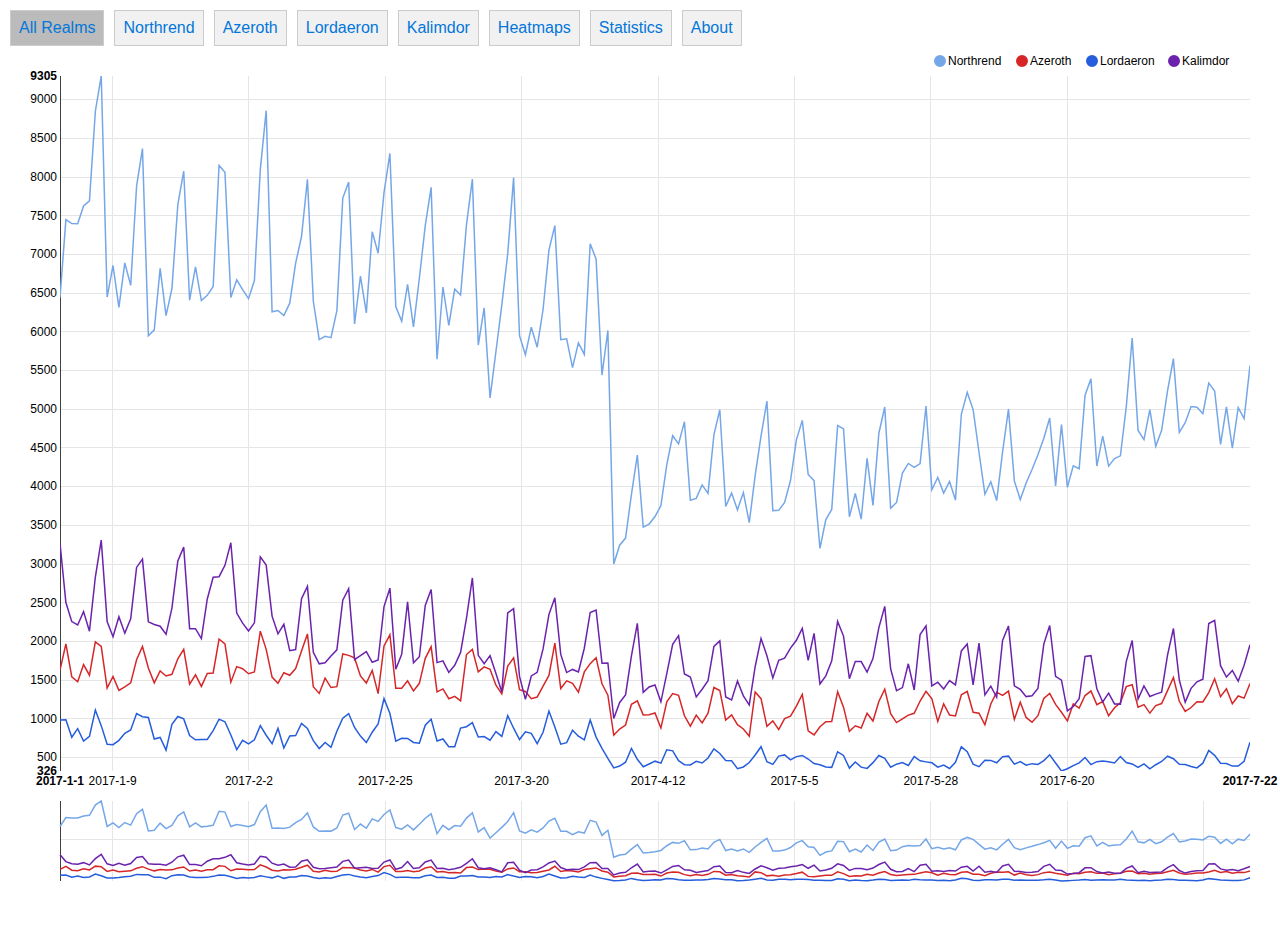
<file: index.html>
<!DOCTYPE html>
<html>
<head>
  <meta http-equiv="content-type" content="text/html; charset=UTF-8">
  <meta name="description" content="Monitoring the health of the Warcraft III Battle.net community via data visualization and statistics"> 
  <meta name="keywords" content="warcraft 3 iii war3 wc3 arranged team random team 2v2 3v3 4v4 ffa northrend azeroth lordaeron kalimdor useast uswest europe asia highperch">
  <meta property="og:image" content="https://arranged.team/img/secretthumb.png" />
  <link rel = "stylesheet" href = "/css/nv.d3.css">
  <link rel = "stylesheet" href = "/css/wig-heat.css">
  <script src = "./js/d3.v3.js"></script>
  <script src = "./js/nv.d3.js"></script>
  <title>arranged.team - where's my wig</title>
  <script>
    (function(i,s,o,g,r,a,m){i['GoogleAnalyticsObject']=r;i[r]=i[r]||function(){
    (i[r].q=i[r].q||[]).push(arguments)},i[r].l=1*new Date();a=s.createElement(o),
    m=s.getElementsByTagName(o)[0];a.async=1;a.src=g;m.parentNode.insertBefore(a,m)
    })(window,document,'script','https://www.google-analytics.com/analytics.js','ga');

    ga('create', 'UA-4087825-11', 'auto');
    ga('send', 'pageview');
  </script>
</head>
<body>
<div id="container">
  <div id="tabs">
    <div class="tab" id="tab-allrealms">
      <a href="/#allrealms">All Realms</a>
    </div>
    <div class="tab" id="tab-northrend">
      <a href="/#northrend">Northrend</a>
    </div>
    <div class="tab" id="tab-azeroth">
      <a href="/#azeroth">Azeroth</a>
    </div>
    <div class="tab" id="tab-lordaeron">
      <a href="/#lordaeron">Lordaeron</a>
    </div>
    <div class="tab" id="tab-kalimdor">
      <a href="/#kalimdor">Kalimdor</a>
    </div>
    <div class="tab" id="tab-">
      <a href="/heatmaps/">Heatmaps</a>
    </div>
    <div class="tab" id="tab-">
      <a href="/stats/">Statistics</a>
    </div>
    <div class="tab" id="tab-">
      <a href="/about/">About</a>
    </div>
  </div>
  <div id="charts">
    <div id="chart">
      <svg></svg>
    </div>
  </div>
</div>
<script src = "./js/wig-heat.js"></script>
</body>
</html>
</file>
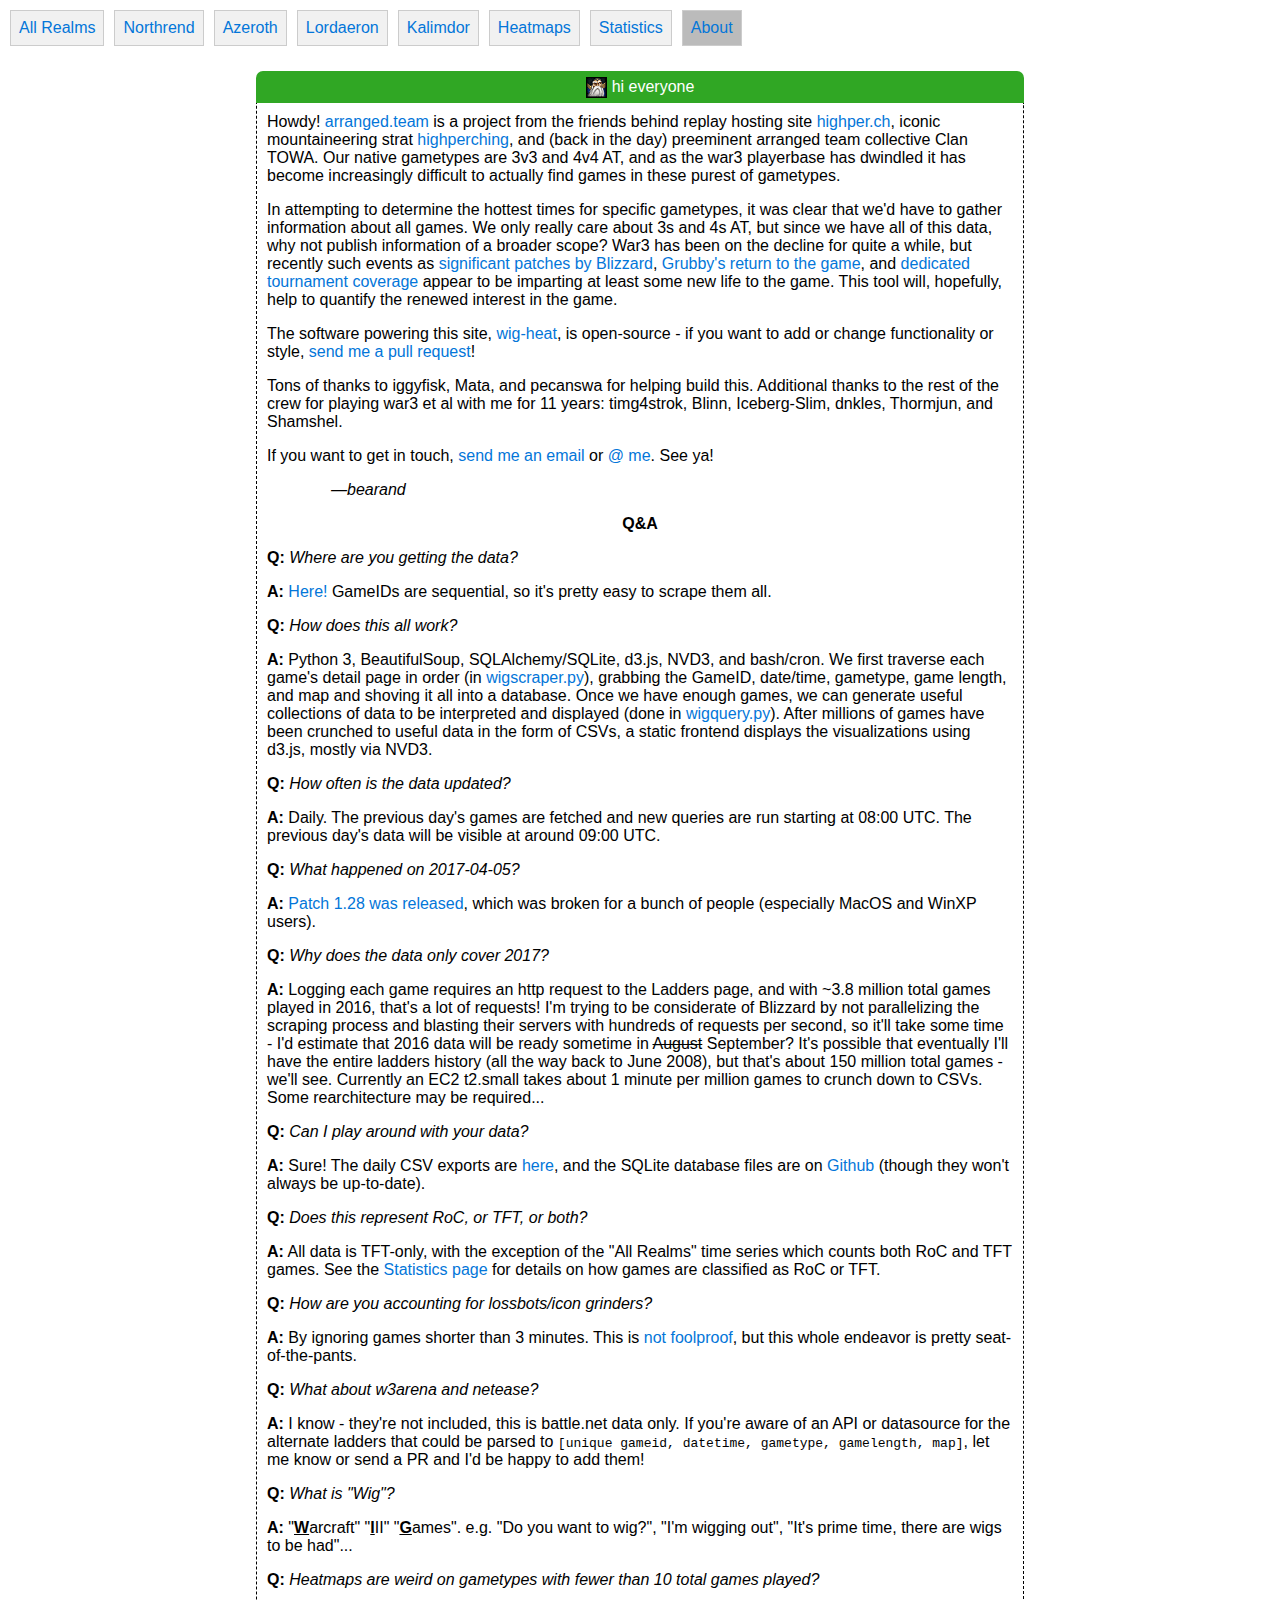
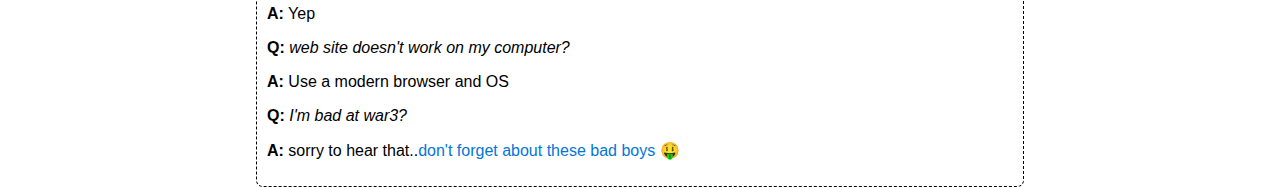
<file: about/index.html>
<!DOCTYPE html>
<html>
<head>
  <meta http-equiv="content-type" content="text/html; charset=UTF8">
  <meta name="description" content="Monitoring the health of the Warcraft III Battle.net community via data visualization and statistics"> 
  <meta name="keywords" content="warcraft 3 iii war3 wc3 arranged team random team 2v2 3v3 4v4 ffa northrend azeroth lordaeron kalimdor useast uswest europe asia highperch">
  <meta property="og:image" content="https://arranged.team/img/secretthumb.png" />
  <link rel = "stylesheet" href = "/css/stats.css">
  <link rel = "stylesheet" href = "/css/wig-heat.css">
  <script src=/js/jquery-3.2.1.min.js></script>
  <script src=/js/stats.js></script>
  <title>arranged.team - how the wigs are made</title>
  <script>
    (function(i,s,o,g,r,a,m){i['GoogleAnalyticsObject']=r;i[r]=i[r]||function(){
    (i[r].q=i[r].q||[]).push(arguments)},i[r].l=1*new Date();a=s.createElement(o),
    m=s.getElementsByTagName(o)[0];a.async=1;a.src=g;m.parentNode.insertBefore(a,m)
    })(window,document,'script','https://www.google-analytics.com/analytics.js','ga');

    ga('create', 'UA-4087825-11', 'auto');
    ga('send', 'pageview');
  </script>
</head>

<body>
  <div id="tabs">
    <div class="tab" id="tab-allrealms">
      <a href="/#allrealms">All Realms</a>
    </div>
    <div class="tab" id="tab-northrend">
      <a href="/#northrend">Northrend</a>
    </div>
    <div class="tab" id="tab-azeroth">
      <a href="/#azeroth">Azeroth</a>
    </div>
    <div class="tab" id="tab-lordaeron">
      <a href="/#lordaeron">Lordaeron</a>
    </div>
    <div class="tab" id="tab-kalimdor">
      <a href="/#kalimdor">Kalimdor</a>
    </div>
    <div class="tab" id="tab-">
      <a href="/heatmaps/">Heatmaps</a>
    </div>
    <div class="tab" id="tab-">
      <a href="/stats/">Statistics</a>
    </div>
    <div class="tab active" id="tab-">
      <a href="/about/">About</a>
    </div>
  </div>

<div class="aboutbox">
  <div class="aboutboxheader">
    <div class="aboutboxtitle">   
      <img src="/img/archmage.gif"> 
      <span>hi everyone</span>
    </div>
    <div class="aboutboxbody">
      <div class="aboutline">
        Howdy! <a href="/">arranged.team</a> is a project from the friends behind replay hosting site <a href="https://highper.ch">highper.ch</a>, iconic mountaineering strat <a href="https://highper.ch/aoh/index.php">highperching</a>, and (back in the day) preeminent arranged team collective Clan TOWA. Our native gametypes are 3v3 and 4v4 AT, and as the war3 playerbase has dwindled it has become increasingly difficult to actually find games in these purest of gametypes.
      </div>
      <div class="aboutline">
        In attempting to determine the hottest times for specific gametypes, it was clear that we'd have to gather information about all games. We only really care about 3s and 4s AT, but since we have all of this data, why not publish information of a broader scope? War3 has been on the decline for quite a while, but recently such events as <a href="http://web.archive.org/web/20170622070527/https://us.battle.net/forums/en/bnet/topic/20756885804">significant patches by Blizzard</a>, <a href="https://www.twitch.tv/followgrubby">Grubby's return to the game</a>, and <a href="https://www.twitch.tv/back2warcraft">dedicated tournament coverage</a> appear to be imparting at least some new life to the game. This tool will, hopefully, help to quantify the renewed interest in the game.
      </div>
      <div class="aboutline">
        The software powering this site, <a href="https://github.com/tylerkerr/wig-heat">wig-heat</a>, is open-source - if you want to add or change functionality or style, <a href="https://github.com/tylerkerr/wig-heat/pull/new/master">send me a pull request</a>!
      </div>
      <div class="aboutline">
        Tons of thanks to iggyfisk, Mata, and pecanswa for helping build this. Additional thanks to the rest of the crew for playing war3 et al with me for 11 years: timg4strok, Blinn, Iceberg-Slim, dnkles, Thormjun, and Shamshel.
      </div>
      <div class="aboutline">
        If you want to get in touch, <a href="mailto:kerr.tyler@gmail.com">send me an email</a> or <a href="https://twitter.com/bearand">@ me</a>. See ya!
      </div>
      <div class="aboutline" style="padding-left: 64px;">
        <i>—bearand</i>
      </div>
      <div class="aboutline" style="text-align: center;">
        <b>Q&A</b>
      </div>
      <div class="aboutline">
        <b>Q:</b> <i>Where are you getting the data?</i>
      </div>
      <div class="aboutline">
        <b>A:</b> <a href="http://classic.battle.net/war3/ladder/w3xp-ladders.aspx?Gateway=Northrend">Here!</a> GameIDs are sequential, so it's pretty easy to scrape them all.
      </div>
      <div class="aboutline">
        <b>Q:</b> <i>How does this all work?</i>
      </div>
      <div class="aboutline">
        <b>A:</b> Python 3, BeautifulSoup, SQLAlchemy/SQLite, d3.js, NVD3, and bash/cron. We first traverse each game's detail page in order (in <a href="https://github.com/tylerkerr/wig-heat/blob/master/wigscraper.py">wigscraper.py</a>), grabbing the GameID, date/time, gametype, game length, and map and shoving it all into a database. Once we have enough games, we can generate useful collections of data to be interpreted and displayed (done in <a href="https://github.com/tylerkerr/wig-heat/blob/master/wigquery.py">wigquery.py</a>). After millions of games have been crunched to useful data in the form of CSVs, a static frontend displays the visualizations using d3.js, mostly via NVD3.
      </div>
      <div class="aboutline">
        <b>Q:</b> <i>How often is the data updated?</i>
      </div>
      <div class="aboutline">
        <b>A:</b> Daily. The previous day's games are fetched and new queries are run starting at 08:00 UTC. The previous day's data will be visible at around 09:00 UTC.
      </div>
      <div class="aboutline">
        <b>Q:</b> <i>What happened on 2017-04-05?</i>
      </div>
      <div class="aboutline">
        <b>A:</b> <a href="http://web.archive.org/web/20170422105653/https://us.battle.net/forums/en/bnet/topic/20753797075">Patch 1.28 was released</a>, which was broken for a bunch of people (especially MacOS and WinXP users).
      </div>
      <div class="aboutline">
        <b>Q:</b> <i>Why does the data only cover 2017?</i>
      </div>
      <div class="aboutline">
        <b>A:</b> Logging each game requires an http request to the Ladders page, and with ~3.8 million total games played in 2016, that's a lot of requests! I'm trying to be considerate of Blizzard by not parallelizing the scraping process and blasting their servers with hundreds of requests per second, so it'll take some time - I'd estimate that 2016 data will be ready sometime in <s>August</s> September? It's possible that eventually I'll have the entire ladders history (all the way back to June 2008), but that's about 150 million total games - we'll see. Currently an EC2 t2.small takes about 1 minute per million games to crunch down to CSVs. Some rearchitecture may be required...
      </div>
      <div class="aboutline">
        <b>Q:</b> <i>Can I play around with your data?</i>
      </div>
      <div class="aboutline">
        <b>A:</b> Sure! The daily CSV exports are <a href="/data/">here</a>, and the SQLite database files are on <a href="https://github.com/tylerkerr/wig-heat">Github</a> (though they won't always be up-to-date).
      </div>
      <div class="aboutline">
        <b>Q:</b> <i>Does this represent RoC, or TFT, or both?</i>
      </div>
      <div class="aboutline">
        <b>A:</b> All data is TFT-only, with the exception of the "All Realms" time series which counts both RoC and TFT games. See the <a href="/stats/">Statistics page</a> for details on how games are classified as RoC or TFT.
      </div>
      <div class="aboutline">
        <b>Q:</b> <i>How are you accounting for lossbots/icon grinders?</i>
      </div>
      <div class="aboutline">
        <b>A:</b> By ignoring games shorter than 3 minutes. This is <a href="/img/401fgl.png">not foolproof</a>, but this whole endeavor is pretty seat-of-the-pants.
      </div>
      <div class="aboutline">
        <b>Q:</b> <i>What about w3arena and netease?</i>
      </div>
      <div class="aboutline">
        <b>A:</b> I know - they're not included, this is battle.net data only. If you're aware of an API or datasource for the alternate ladders that could be parsed to <tt>[unique gameid, datetime, gametype, gamelength, map]</tt>, let me know or send a PR and I'd be happy to add them!
      </div>
      <div class="aboutline">
        <b>Q:</b> <i>What is "Wig"?</i>
      </div>
      <div class="aboutline">
        <b>A:</b> "<b><u>W</u></b>arcraft" "<b><u>I</u></b>II" "<b><u>G</u></b>ames". e.g. "Do you want to wig?", "I'm wigging out", "It's prime time, there are wigs to be had"...
      </div>
      <div class="aboutline">
        <b>Q:</b> <i>Heatmaps are weird on gametypes with fewer than 10 total games played?</i>
      </div>
      <div class="aboutline">
        <b>A:</b> Yep
      </div>
      <div class="aboutline">
        <b>Q:</b> <i>web site doesn't work on my computer?</i>
      </div>
      <div class="aboutline">
        <b>A:</b> Use a modern browser and OS
      </div>
      <div class="aboutline">
        <b>Q:</b> <i>I'm bad at war3?</i>
      </div>
      <div class="aboutline">
        <b>A:</b> sorry to hear that..<a href="http://classic.battle.net/war3/basics/rookiemistakes.shtml">don't forget about these bad boys</a> 🤑
      </div>  
    </div>
  </div>
</div>
</body>
</html>
</file>
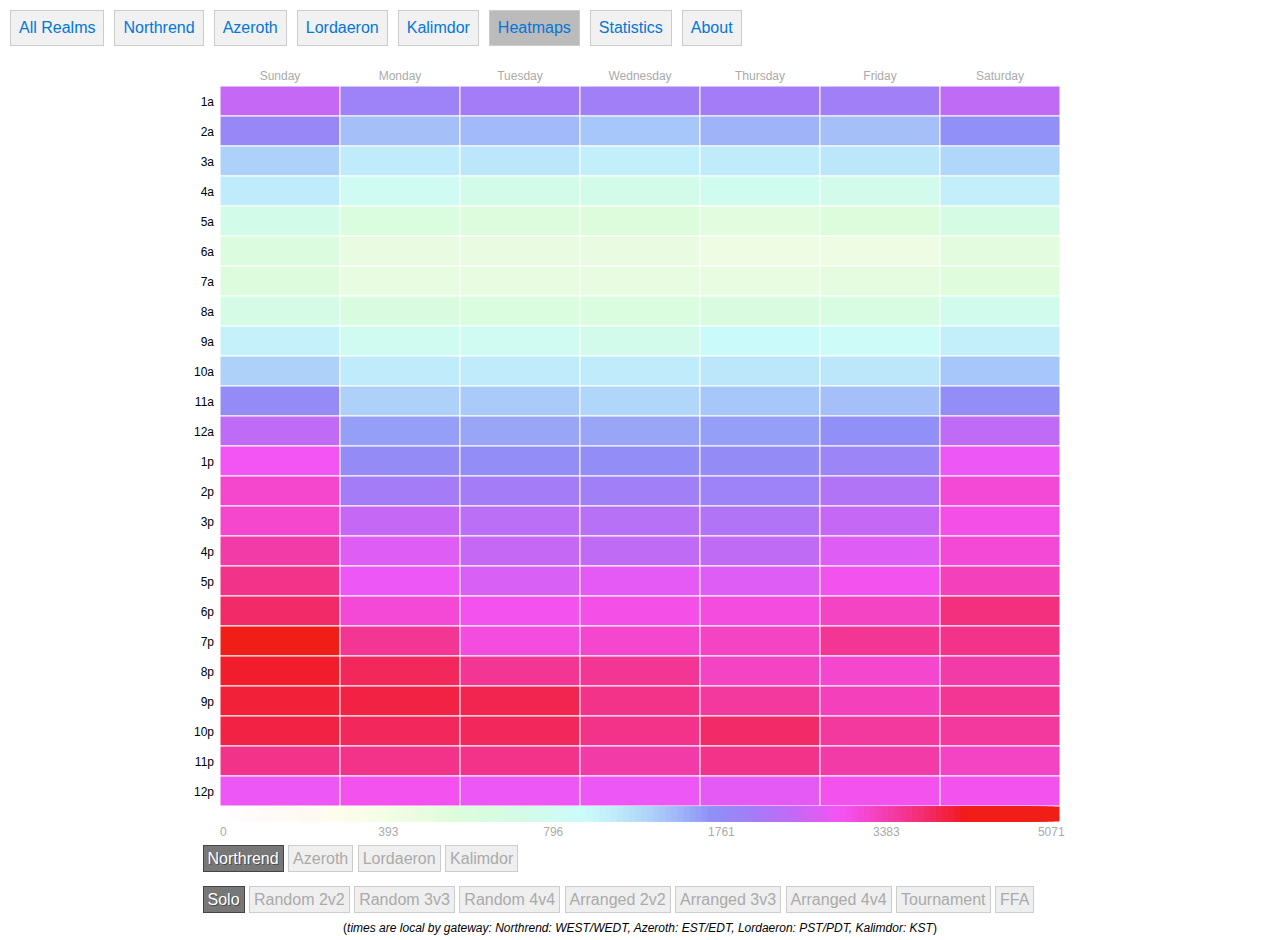
<file: heatmaps/index.html>
<!DOCTYPE html>
<html>
<head>
  <meta http-equiv="content-type" content="text/html; charset=UTF8">
  <meta name="description" content="Monitoring the health of the Warcraft III Battle.net community via data visualization and statistics"> 
  <meta name="keywords" content="warcraft 3 iii war3 wc3 arranged team random team 2v2 3v3 4v4 ffa northrend azeroth lordaeron kalimdor useast uswest europe asia highperch">
  <meta property="og:image" content="https://arranged.team/img/secretthumb.png" />
  <link rel="stylesheet" type="text/css" href="/css/heatmaps.css">
  <link rel = "stylesheet" href = "/css/wig-heat.css">
  <script src="/js/jquery-3.2.1.min.js"></script>
  <script src="/js/d3.min.js"></script>
  <script src="/js/heatmaps.js"></script>
  <title>arranged.team - the wigheat</title>
  <script>
    (function(i,s,o,g,r,a,m){i['GoogleAnalyticsObject']=r;i[r]=i[r]||function(){
    (i[r].q=i[r].q||[]).push(arguments)},i[r].l=1*new Date();a=s.createElement(o),
    m=s.getElementsByTagName(o)[0];a.async=1;a.src=g;m.parentNode.insertBefore(a,m)
    })(window,document,'script','https://www.google-analytics.com/analytics.js','ga');

    ga('create', 'UA-4087825-11', 'auto');
    ga('send', 'pageview');
  </script>
</head>

<body>
  <div id="tabs">
    <div class="tab" id="tab-allrealms">
      <a href="/#allrealms">All Realms</a>
    </div>
    <div class="tab" id="tab-northrend">
      <a href="/#northrend">Northrend</a>
    </div>
    <div class="tab" id="tab-azeroth">
      <a href="/#azeroth">Azeroth</a>
    </div>
    <div class="tab" id="tab-lordaeron">
      <a href="/#lordaeron">Lordaeron</a>
    </div>
    <div class="tab" id="tab-kalimdor">
      <a href="/#kalimdor">Kalimdor</a>
    </div>
    <div class="tab active" id="tab-">
      <a href="/heatmaps/">Heatmaps</a>
    </div>
    <div class="tab" id="tab-">
      <a href="/stats/">Statistics</a>
    </div>
    <div class="tab" id="tab-">
      <a href="/about/">About</a>
    </div>
  </div>
  <div class="heatmap">
    <div id="chart"></div>
  </div>
  <div class="heatmapbuttons">
      <div class="gatewaypicker">
        <input type="radio" name="gateway" id="Northrend" value="Northrend" checked>
        <label for="Northrend">Northrend</label>
        <input type="radio" name="gateway" id="Azeroth" value="Azeroth">
        <label for="Azeroth">Azeroth</label>
        <input type="radio" name="gateway" id="Lordaeron" value="Lordaeron">
        <label for="Lordaeron">Lordaeron</label>
        <input type="radio" name="gateway" id="Kalimdor" value="Kalimdor">
        <label for="Kalimdor">Kalimdor</label>
      </div>
      <div class="gametypepicker">
        <input type="radio" name="gametype" id="Solo" value="Solo" checked>
        <label for="Solo">Solo</label>
        <input type="radio" name="gametype" id="Random 2v2" value="Random 2v2">
        <label for="Random 2v2">Random 2v2</label>
        <input type="radio" name="gametype" id="Random 3v3" value="Random 3v3">
        <label for="Random 3v3">Random 3v3</label>
        <input type="radio" name="gametype" id="Random 4v4" value="Random 4v4">
        <label for="Random 4v4">Random 4v4</label>
        <input type="radio" name="gametype" id="Arranged 2v2" value="Arranged 2v2">
        <label for="Arranged 2v2">Arranged 2v2</label>
        <input type="radio" name="gametype" id="Arranged 3v3" value="Arranged 3v3">
        <label for="Arranged 3v3">Arranged 3v3</label>
        <input type="radio" name="gametype" id="Arranged 4v4" value="Arranged 4v4">
        <label for="Arranged 4v4">Arranged 4v4</label>
        <input type="radio" name="gametype" id="Tournament" value="Tournament">
        <label for="Tournament">Tournament</label>
        <input type="radio" name="gametype" id="FFA" value="FFA">
        <label for="FFA">FFA</label>
    </div>
  <div class="heatmaplegend">
    <div class="heatmaplegendline">
      (<i>times are local by gateway: Northrend: WEST/WEDT, Azeroth: EST/EDT, Lordaeron: PST/PDT, Kalimdor: KST</i>)
    </div>
  </div>
</body>
</html>
</file>
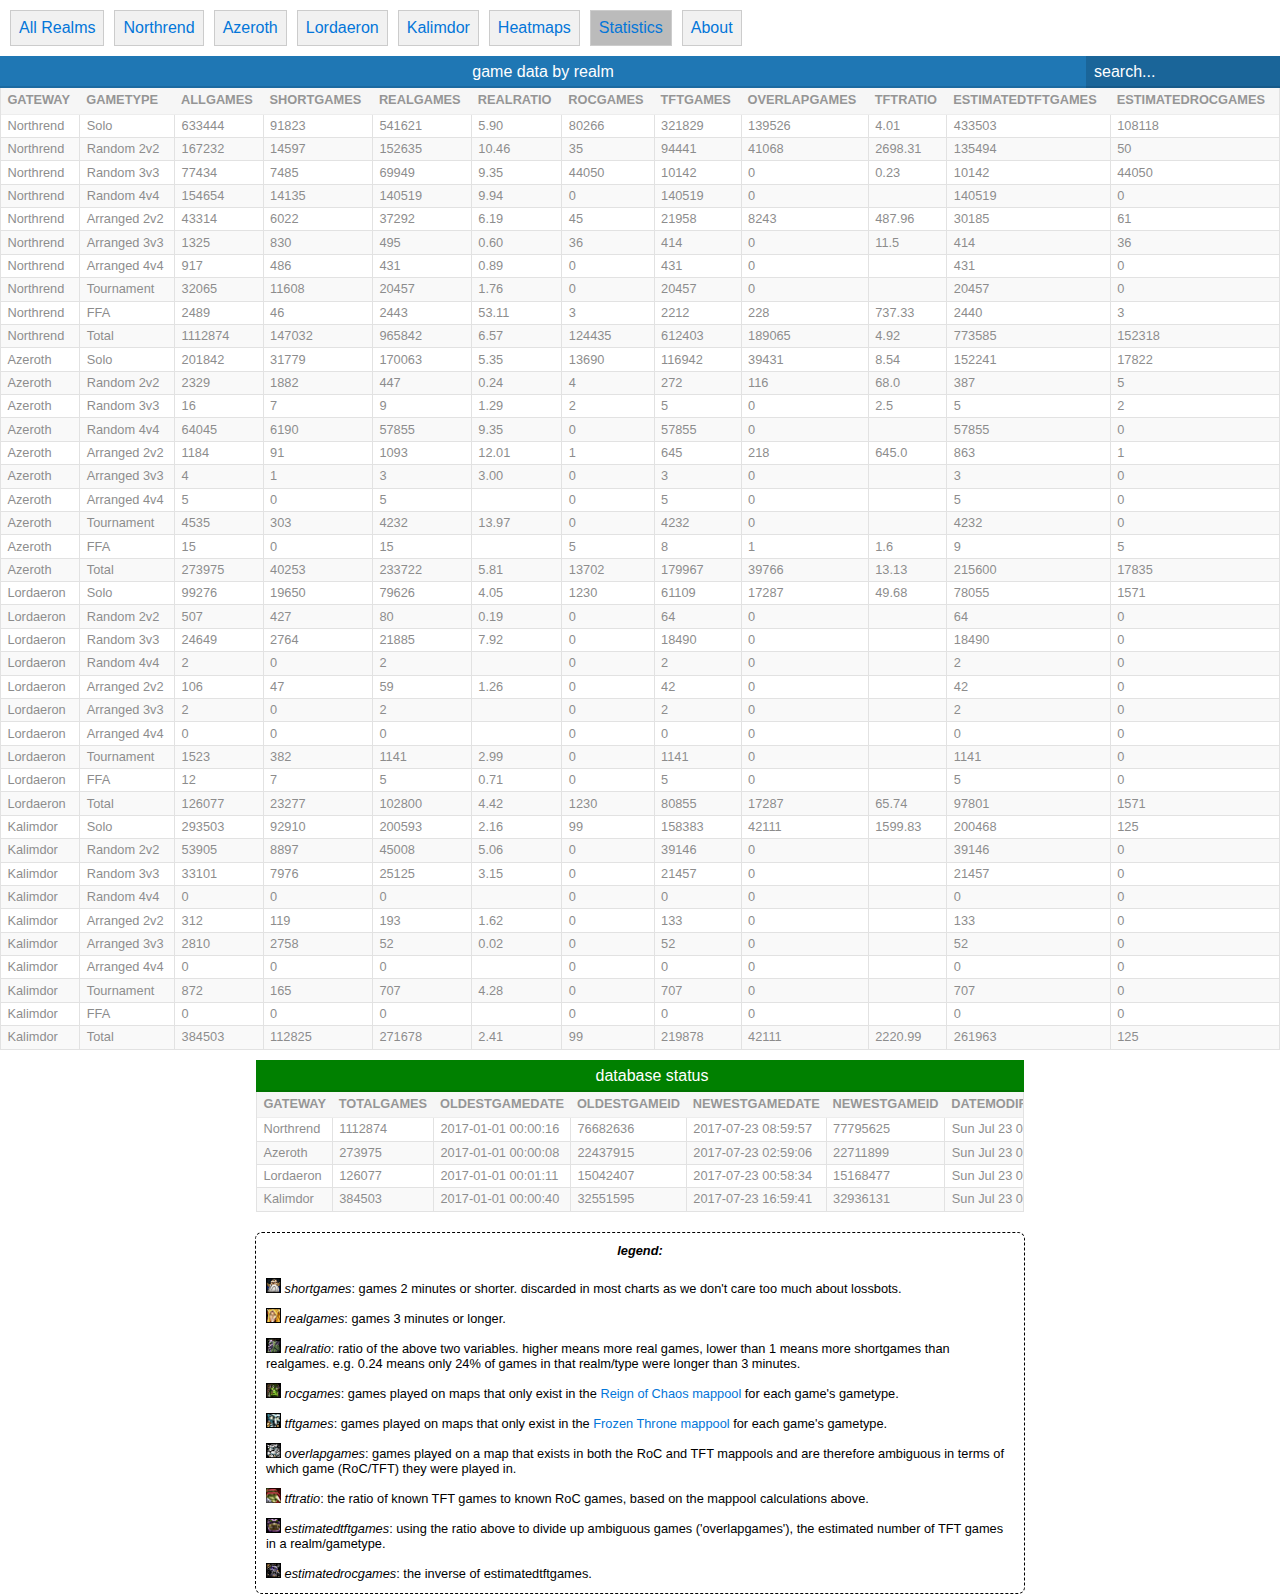
<file: stats/index.html>
<!DOCTYPE html>
<html>
<head>
  <meta http-equiv="content-type" content="text/html; charset=UTF8">
  <meta name="description" content="Monitoring the health of the Warcraft III Battle.net community via data visualization and statistics"> 
  <meta name="keywords" content="warcraft 3 iii war3 wc3 arranged team random team 2v2 3v3 4v4 ffa northrend azeroth lordaeron kalimdor useast uswest europe asia highperch">
  <meta property="og:image" content="https://arranged.team/img/secretthumb.png" />
  <link rel = "stylesheet" href = "/css/stats.css">
  <link rel = "stylesheet" href = "/css/timestamps.css">
  <link rel = "stylesheet" href = "/css/wig-heat.css">
  <script src=/js/jquery-3.2.1.min.js></script>
  <script src=/js/stats.js></script>
  <script src=/js/timestamps.js></script>
  <title>arranged.team - nothin but guts</title>
  <script>
    (function(i,s,o,g,r,a,m){i['GoogleAnalyticsObject']=r;i[r]=i[r]||function(){
    (i[r].q=i[r].q||[]).push(arguments)},i[r].l=1*new Date();a=s.createElement(o),
    m=s.getElementsByTagName(o)[0];a.async=1;a.src=g;m.parentNode.insertBefore(a,m)
    })(window,document,'script','https://www.google-analytics.com/analytics.js','ga');

    ga('create', 'UA-4087825-11', 'auto');
    ga('send', 'pageview');
  </script>
</head>

<body>
  <div id="tabs">
    <div class="tab" id="tab-allrealms">
      <a href="/#allrealms">All Realms</a>
    </div>
    <div class="tab" id="tab-northrend">
      <a href="/#northrend">Northrend</a>
    </div>
    <div class="tab" id="tab-azeroth">
      <a href="/#azeroth">Azeroth</a>
    </div>
    <div class="tab" id="tab-lordaeron">
      <a href="/#lordaeron">Lordaeron</a>
    </div>
    <div class="tab" id="tab-kalimdor">
      <a href="/#kalimdor">Kalimdor</a>
    </div>
    <div class="tab" id="tab-">
      <a href="/heatmaps/">Heatmaps</a>
    </div>
    <div class="tab active" id="tab-">
      <a href="/stats/">Statistics</a>
    </div>
    <div class="tab" id="tab-">
      <a href="/about/">About</a>
    </div>
  </div>
<div class="stats_holder statdiv">
  <div class="stats_heading">
    <div class="stats_title">game data by realm</div>
    <input class="stats_search" type="text" width="200" placeholder="search...">
  </div>
  <div class="stats">
    <div class="stats_import_wrap" style="display: block;">
    </div>
    <div class="stats_UI_scrollLeft stats_UI_button" style="display: none;"></div>
    <div class="stats_UI_scrollRight stats_UI_button" style="display: none;"></div>
  </div>
</div>
<div class="timestamps_holder stampdiv">
  <div class="timestamps_heading">
    <div class="timestamps_title">database status</div>
    <!-- <input class="timestamps_search" type="text" width="200" placeholder="search..."> -->
  </div>
  <div class="timestamps">
    <div class="timestamps_import_wrap" style="display: block;">
    </div>
    <div class="timestamps_UI_scrollLeft stats_UI_button" style="display: none;"></div>
    <div class="timestamps_UI_scrollRight stats_UI_button" style="display: none;"></div>
  </div>
</div>
<div class="statslegend">
  <div class="statslegendtitle">
    <b><i>legend:</i></b>
  </div>
  <div class="statslegendline">
    <img src="/img/archmage.gif" width=15 height=15 title="nerd"> <i>shortgames</i>: games 2 minutes or shorter. discarded in most charts as we don't care too much about lossbots.
  </div>
  <div class="statslegendline">
    <img src="/img/bloodmage.gif" width=15 height=15 title="nerd"> <i>realgames</i>: games 3 minutes or longer.
  </div>
  <div class="statslegendline">
    <img src="/img/keeperofthegrove.gif" width=15 height=15 title="nerd"> <i>realratio</i>: ratio of the above two variables. higher means more real games, lower than 1 means more shortgames than realgames. e.g. 0.24 means only 24% of games in that realm/type were longer than 3 minutes.
  </div>
  <div class="statslegendline">
    <img src="/img/farseer.gif" width=15 height=15 title="nerd"> <i>rocgames</i>: games played on maps that only exist in the <a href="https://github.com/tylerkerr/wig-heat/blob/defb8bfc2a9cde3cbc6ebb7a7a32e4e34e2b85dc/wigquery.py#L29-L40">Reign of Chaos mappool</a> for each game's gametype.
  </div>
  <div class="statslegendline">
    <img src="/img/shadowhunter.gif" width=15 height=15 title="nerd"> <i>tftgames</i>: games played on maps that only exist in the <a href="https://github.com/tylerkerr/wig-heat/blob/defb8bfc2a9cde3cbc6ebb7a7a32e4e34e2b85dc/wigquery.py#L42-L66">Frozen Throne mappool</a> for each game's gametype.
  </div>
  <div class="statslegendline">
    <img src="/img/priestessofthemoon.gif" width=15 height=15 title="nerd"> <i>overlapgames</i>: games played on a map that exists in both the RoC and TFT mappools and are therefore ambiguous in terms of which game (RoC/TFT) they were played in.
  </div>
  <div class="statslegendline">
    <img src="/img/goblintinker.gif" width=15 height=15 title="big nerd"> <i>tftratio</i>: the ratio of known TFT games to known RoC games, based on the mappool calculations above.
  </div>
  <div class="statslegendline">
    <img src="/img/pitlord.gif" width=15 height=15 title="fat nerd"> <i>estimatedtftgames</i>: using the ratio above to divide up ambiguous games ('overlapgames'), the estimated number of TFT games in a realm/gametype.
  </div>
  <div class="statslegendline">
    <img src="/img/lich.gif" width=15 height=15 title="nerd"> <i>estimatedrocgames</i>: the inverse of estimatedtftgames.
  </div>
</div>
</body>
</html>
</file>
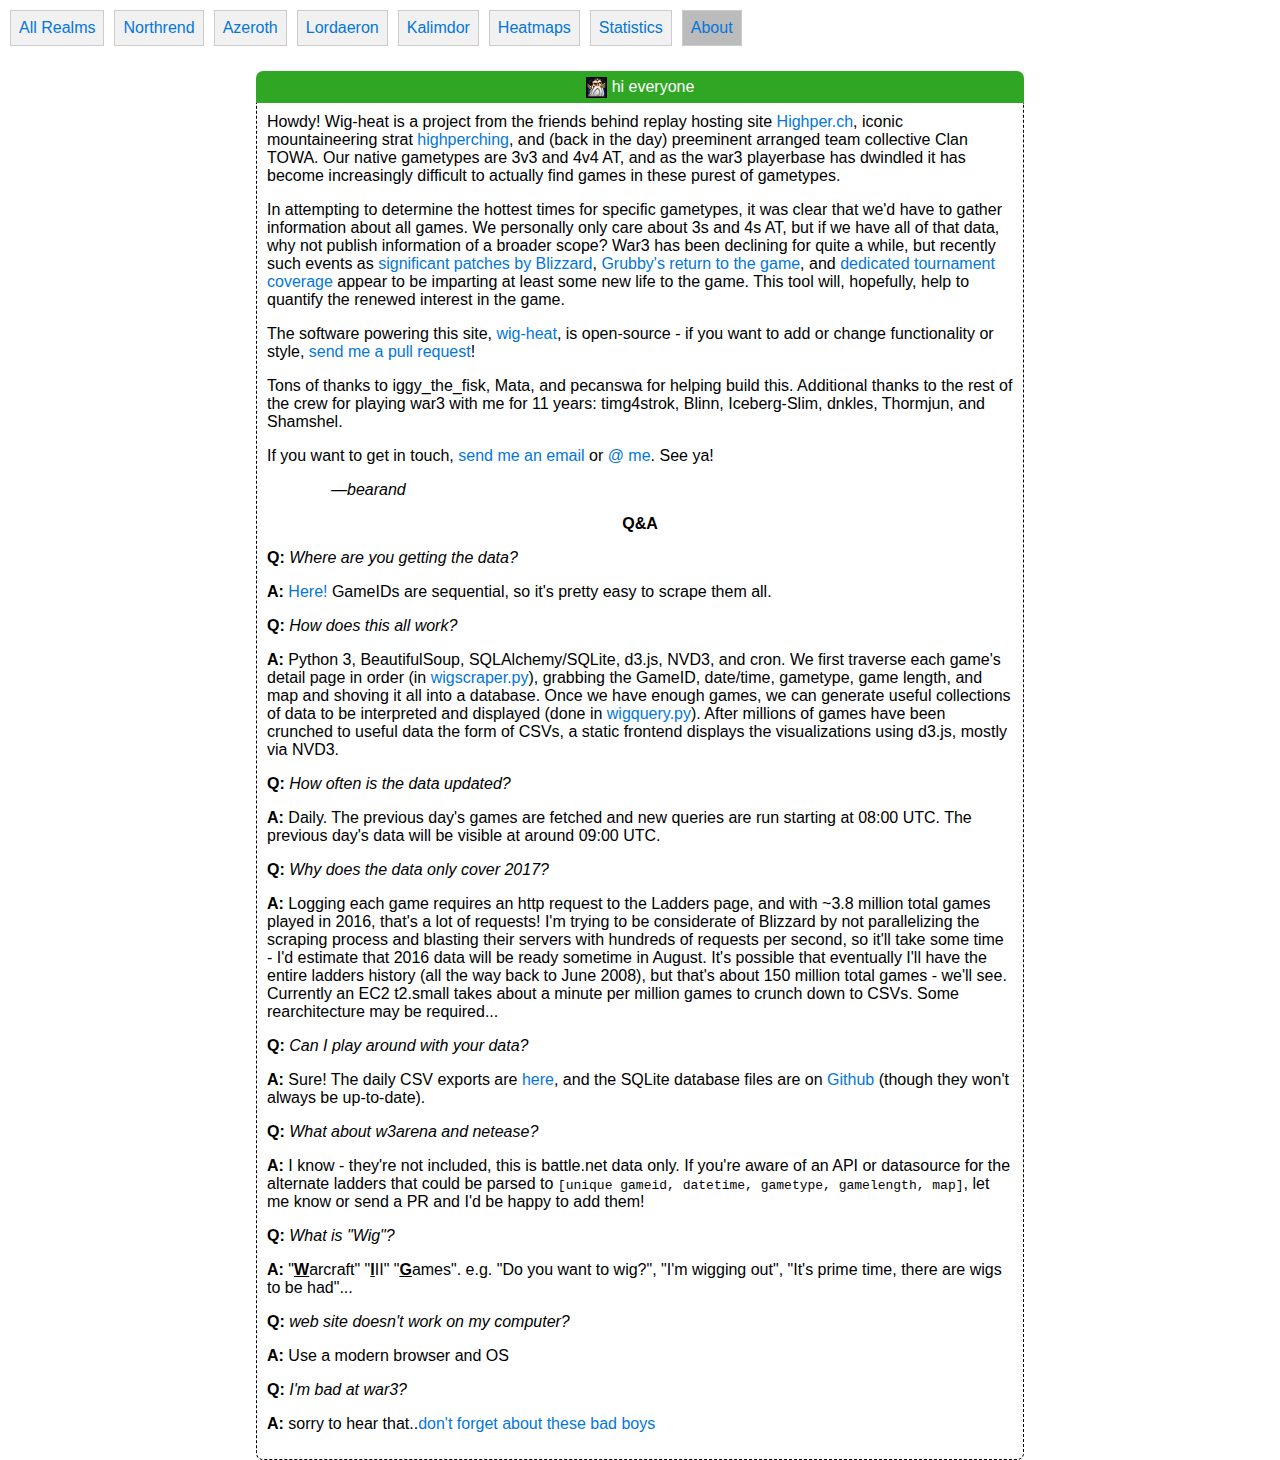
<file: about.html>
<html>
<head>
  <meta http-equiv="content-type" content="text/html; charset=UTF8">
  <link rel = "stylesheet" href = "./css/stats.css">
  <link rel = "stylesheet" href = "./css/wig-heat.css">
  <script src=./js/jquery-3.2.1.min.js></script>
  <script src=./js/stats.js></script>
  <title>wigheat - how the wigs are made</title>
</head>

<body>
  <div id="tabs">
    <div class="tab" id="tab-allrealms">
      <a href="/#allrealms">All Realms</a>
    </div>
    <div class="tab" id="tab-northrend">
      <a href="/#northrend">Northrend</a>
    </div>
    <div class="tab" id="tab-azeroth">
      <a href="/#azeroth">Azeroth</a>
    </div>
    <div class="tab" id="tab-lordaeron">
      <a href="/#lordaeron">Lordaeron</a>
    </div>
    <div class="tab" id="tab-kalimdor">
      <a href="/#kalimdor">Kalimdor</a>
    </div>
    <div class="tab" id="tab-">
      <a href="/heatmaps.html">Heatmaps</a>
    </div>
    <div class="tab" id="tab-">
      <a href="/stats.html">Statistics</a>
    </div>
    <div class="tab active" id="tab-">
      <a href="/about.html">About</a>
    </div>
  </div>
  
<!-- <div class="aboutbox">
  <div class="aboutheader">
    <img src="./img/archmage.gif"> hi everyone
  </div>
  <div class="abouttext">
    <div class="aboutline"></div>
  </div>
</div> -->
<div class="aboutbox">
  <div class="aboutboxheader">
    <div class="aboutboxtitle">
      <img src="./img/archmage.gif"> 
      <span>hi everyone</span>
    </div>
    <div class="aboutboxbody">
      <div class="aboutline">
        Howdy! Wig-heat is a project from the friends behind replay hosting site <a href="https://highper.ch">Highper.ch</a>, iconic mountaineering strat <a href="https://highper.ch/aoh/index.php">highperching</a>, and (back in the day) preeminent arranged team collective Clan TOWA. Our native gametypes are 3v3 and 4v4 AT, and as the war3 playerbase has dwindled it has become increasingly difficult to actually find games in these purest of gametypes.
      </div>
      <div class="aboutline">
        In attempting to determine the hottest times for specific gametypes, it was clear that we'd have to gather information about all games. We personally only care about 3s and 4s AT, but if we have all of that data, why not publish information of a broader scope? War3 has been declining for quite a while, but recently such events as <a href="http://web.archive.org/web/20170622070527/https://us.battle.net/forums/en/bnet/topic/20756885804">significant patches by Blizzard</a>, <a href="https://www.twitch.tv/followgrubby">Grubby's return to the game</a>, and <a href="https://www.twitch.tv/back2warcraft">dedicated tournament coverage</a> appear to be imparting at least some new life to the game. This tool will, hopefully, help to quantify the renewed interest in the game.
      </div>
      <div class="aboutline">
        The software powering this site, <a href="https://github.com/tylerkerr/wig-heat">wig-heat</a>, is open-source - if you want to add or change functionality or style, <a href="https://github.com/tylerkerr/wig-heat/pull/new/master">send me a pull request</a>!
      </div>
      <div class="aboutline">
        Tons of thanks to iggy_the_fisk, Mata, and pecanswa for helping build this. Additional thanks to the rest of the crew for playing war3 with me for 11 years: timg4strok, Blinn, Iceberg-Slim, dnkles, Thormjun, and Shamshel.
      </div>
      <div class="aboutline">
        If you want to get in touch, <a href="mailto:kerr.tyler@gmail.com">send me an email</a> or <a href="https://twitter.com/bearand">@ me</a>. See ya!
      </div>
      <div class="aboutline" style="padding-left: 64px;">
        <i>—bearand</i>
      </div>
      <div class="aboutline" style="text-align: center;">
        <b>Q&A</b>
      </div>
      <div class="aboutline">
        <b>Q:</b> <i>Where are you getting the data?</i>
      </div>
      <div class="aboutline">
        <b>A:</b> <a href="http://classic.battle.net/war3/ladder/w3xp-ladders.aspx?Gateway=Northrend">Here!</a> GameIDs are sequential, so it's pretty easy to scrape them all.
      </div>
      <div class="aboutline">
        <b>Q:</b> <i>How does this all work?</i>
      </div>
      <div class="aboutline">
        <b>A:</b> Python 3, BeautifulSoup, SQLAlchemy/SQLite, d3.js, NVD3, and cron. We first traverse each game's detail page in order (in <a href="https://github.com/tylerkerr/wig-heat/blob/master/wigscraper.py">wigscraper.py</a>), grabbing the GameID, date/time, gametype, game length, and map and shoving it all into a database. Once we have enough games, we can generate useful collections of data to be interpreted and displayed (done in <a href="https://github.com/tylerkerr/wig-heat/blob/master/wigquery.py">wigquery.py</a>). After millions of games have been crunched to useful data the form of CSVs, a static frontend displays the visualizations using d3.js, mostly via NVD3.
      </div>
      <div class="aboutline">
        <b>Q:</b> <i>How often is the data updated?</i>
      </div>
      <div class="aboutline">
        <b>A:</b> Daily. The previous day's games are fetched and new queries are run starting at 08:00 UTC. The previous day's data will be visible at around 09:00 UTC.
      </div>
      <div class="aboutline">
        <b>Q:</b> <i>Why does the data only cover 2017?</i>
      </div>
      <div class="aboutline">
        <b>A:</b> Logging each game requires an http request to the Ladders page, and with ~3.8 million total games played in 2016, that's a lot of requests! I'm trying to be considerate of Blizzard by not parallelizing the scraping process and blasting their servers with hundreds of requests per second, so it'll take some time - I'd estimate that 2016 data will be ready sometime in August. It's possible that eventually I'll have the entire ladders history (all the way back to June 2008), but that's about 150 million total games - we'll see. Currently an EC2 t2.small takes about a minute per million games to crunch down to CSVs. Some rearchitecture may be required...
      </div>
      <div class="aboutline">
        <b>Q:</b> <i>Can I play around with your data?</i>
      </div>
      <div class="aboutline">
        <b>A:</b> Sure! The daily CSV exports are <a href="/data/">here</a>, and the SQLite database files are on <a href="https://github.com/tylerkerr/wig-heat">Github</a> (though they won't always be up-to-date).
      </div>
      <div class="aboutline">
        <b>Q:</b> <i>What about w3arena and netease?</i>
      </div>
      <div class="aboutline">
        <b>A:</b> I know - they're not included, this is battle.net data only. If you're aware of an API or datasource for the alternate ladders that could be parsed to <tt>[unique gameid, datetime, gametype, gamelength, map]</tt>, let me know or send a PR and I'd be happy to add them!
      </div>
      <div class="aboutline">
        <b>Q:</b> <i>What is "Wig"?</i>
      </div>
      <div class="aboutline">
        <b>A:</b> "<b><u>W</u></b>arcraft" "<b><u>I</u></b>II" "<b><u>G</u></b>ames". e.g. "Do you want to wig?", "I'm wigging out", "It's prime time, there are wigs to be had"...
      </div>
      <div class="aboutline">
        <b>Q:</b> <i>web site doesn't work on my computer?</i>
      </div>
      <div class="aboutline">
        <b>A:</b> Use a modern browser and OS
      </div>
      <div class="aboutline">
        <b>Q:</b> <i>I'm bad at war3?</i>
      </div>
      <div class="aboutline">
        <b>A:</b> sorry to hear that..<a href="http://classic.battle.net/war3/basics/rookiemistakes.shtml">don't forget about these bad boys</a> 
      </div>  
    </div>
  </div>
</div>
</body>
</html>
</file>
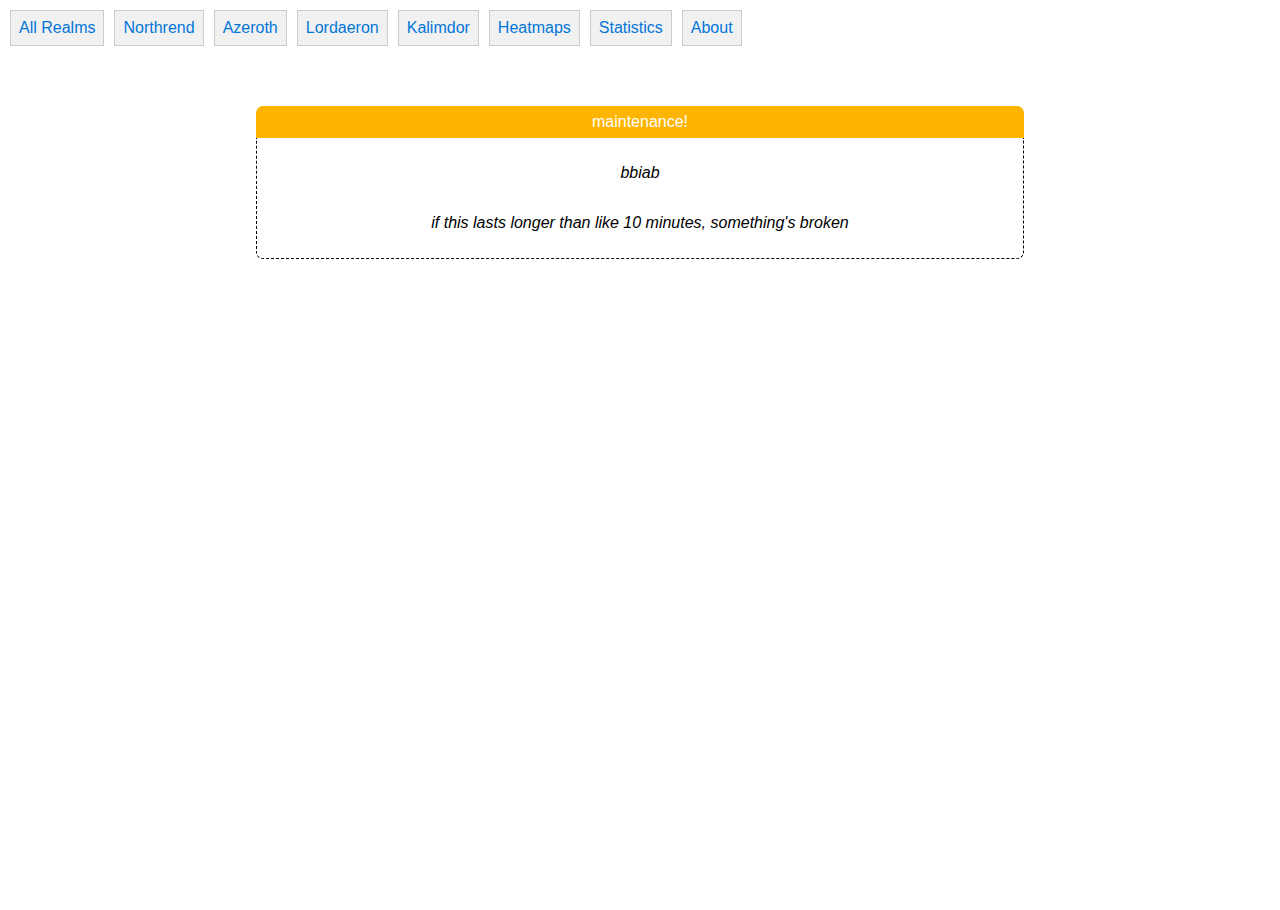
<file: maintenance.html>
<!DOCTYPE html>
<html>
<head>
  <meta http-equiv="content-type" content="text/html; charset=UTF-8">
  <meta name="description" content="Monitoring the health of the Warcraft III Battle.net community via data visualization and statistics"> 
  <meta name="keywords" content="warcraft 3 iii war3 wc3 arranged team random team 2v2 3v3 4v4 ffa northrend azeroth lordaeron kalimdor useast uswest europe asia highperch">
  <meta property="og:image" content="https://arranged.team/img/secretthumb.png" />
  <link rel = "stylesheet" href = "/css/wig-heat.css">
  <title>arranged.team - where's my wig</title>
  <script>
    (function(i,s,o,g,r,a,m){i['GoogleAnalyticsObject']=r;i[r]=i[r]||function(){
    (i[r].q=i[r].q||[]).push(arguments)},i[r].l=1*new Date();a=s.createElement(o),
    m=s.getElementsByTagName(o)[0];a.async=1;a.src=g;m.parentNode.insertBefore(a,m)
    })(window,document,'script','https://www.google-analytics.com/analytics.js','ga');

    ga('create', 'UA-4087825-11', 'auto');
    ga('send', 'pageview');
  </script>
</head>
<body>
  <div id="tabs">
    <div class="tab" id="tab-allrealms">
      <a href="/#allrealms">All Realms</a>
    </div>
    <div class="tab" id="tab-northrend">
      <a href="/#northrend">Northrend</a>
    </div>
    <div class="tab" id="tab-azeroth">
      <a href="/#azeroth">Azeroth</a>
    </div>
    <div class="tab" id="tab-lordaeron">
      <a href="/#lordaeron">Lordaeron</a>
    </div>
    <div class="tab" id="tab-kalimdor">
      <a href="/#kalimdor">Kalimdor</a>
    </div>
    <div class="tab" id="tab-">
      <a href="/heatmaps/">Heatmaps</a>
    </div>
    <div class="tab" id="tab-">
      <a href="/stats/">Statistics</a>
    </div>
    <div class="tab" id="tab-">
      <a href="/about/">About</a>
    </div>
  </div>
    <div class="maintbox">
        <div class="maintboxheader">
            <div class="maintboxtitle">   
                maintenance!
            </div>
        </div>
        <div class="maintboxbody">
            <div class="maintboxline">
                <i>bbiab</i>
            </div>
            <div class="maintboxline">
                <i>if this lasts longer than like 10 minutes, something's broken</i>
            </div>
        </div>
    </div>
</body>
</html>
</file>
<file: css/nv.d3.css>
/********************
 * HTML CSS
 */


.chartWrap {
  margin: 0;
  padding: 0;
  overflow: hidden;
}

/********************
  Box shadow and border radius styling
*/
.nvtooltip.with-3d-shadow, .with-3d-shadow .nvtooltip {
  -moz-box-shadow: 0 5px 10px rgba(0,0,0,.2);
  -webkit-box-shadow: 0 5px 10px rgba(0,0,0,.2);
  box-shadow: 0 5px 10px rgba(0,0,0,.2);

  -webkit-border-radius: 6px;
  -moz-border-radius: 6px;
  border-radius: 6px;
}

/********************
 * TOOLTIP CSS
 */

.nvtooltip {
  position: absolute;
  background-color: rgba(255,255,255,1.0);
  padding: 1px;
  border: 1px solid rgba(0,0,0,.2);
  z-index: 10000;

  font-family: Arial;
  font-size: 13px;
  text-align: left;
  pointer-events: none;

  white-space: nowrap;

  -webkit-touch-callout: none;
  -webkit-user-select: none;
  -khtml-user-select: none;
  -moz-user-select: none;
  -ms-user-select: none;
  user-select: none;
}

/*Give tooltips that old fade in transition by
    putting a "with-transitions" class on the container div.
*/
.nvtooltip.with-transitions, .with-transitions .nvtooltip {
  transition: opacity 250ms linear;
  -moz-transition: opacity 250ms linear;
  -webkit-transition: opacity 250ms linear;

  transition-delay: 250ms;
  -moz-transition-delay: 250ms;
  -webkit-transition-delay: 250ms;
}

.nvtooltip.x-nvtooltip,
.nvtooltip.y-nvtooltip {
  padding: 8px;
}

.nvtooltip h3 {
  margin: 0;
  padding: 4px 14px;
  line-height: 18px;
  font-weight: normal;
  background-color: rgba(247,247,247,0.75);
  text-align: center;

  border-bottom: 1px solid #ebebeb;

  -webkit-border-radius: 5px 5px 0 0;
  -moz-border-radius: 5px 5px 0 0;
  border-radius: 5px 5px 0 0;
}

.nvtooltip p {
  margin: 0;
  padding: 5px 14px;
  text-align: center;
}

.nvtooltip span {
  display: inline-block;
  margin: 2px 0;
}

.nvtooltip table {
  margin: 6px;
  border-spacing:0;
}


.nvtooltip table td {
  padding: 2px 9px 2px 0;
  vertical-align: middle;
}

.nvtooltip table td.key {
  font-weight:normal;
}
.nvtooltip table td.value {
  text-align: right;
  font-weight: bold;
}

.nvtooltip table tr.highlight td {
  padding: 1px 9px 1px 0;
  border-bottom-style: solid;
  border-bottom-width: 1px;
  border-top-style: solid;
  border-top-width: 1px;
}

.nvtooltip table td.legend-color-guide div {
  width: 8px;
  height: 8px;
  vertical-align: middle;
}

.nvtooltip .footer {
  padding: 3px;
  text-align: center;
}


.nvtooltip-pending-removal {
  position: absolute;
  pointer-events: none;
}


/********************
 * SVG CSS
 */


svg {
  -webkit-touch-callout: none;
  -webkit-user-select: none;
  -khtml-user-select: none;
  -moz-user-select: none;
  -ms-user-select: none;
  user-select: none;
  /* Trying to get SVG to act like a greedy block in all browsers */
  display: block;
  width:100%;
  height:100%;
}


svg text {
  font: normal 12px Arial;
}

svg .title {
 font: bold 14px Arial;
}

.nvd3 .nv-background {
  fill: white;
  fill-opacity: 0;
  /*
  pointer-events: none;
  */
}

.nvd3.nv-noData {
  font-size: 18px;
  font-weight: bold;
}


/**********
*  Brush
*/

.nv-brush .extent {
  fill-opacity: .125;
  shape-rendering: crispEdges;
}



/**********
*  Legend
*/

.nvd3 .nv-legend .nv-series {
  cursor: pointer;
}

.nvd3 .nv-legend .disabled circle {
  fill-opacity: 0;
}



/**********
*  Axes
*/
.nvd3 .nv-axis {
  pointer-events:none;
}

.nvd3 .nv-axis path {
  fill: none;
  stroke: #000;
  stroke-opacity: .75;
  shape-rendering: crispEdges;
}

.nvd3 .nv-axis path.domain {
  stroke-opacity: .75;
}

.nvd3 .nv-axis.nv-x path.domain {
  stroke-opacity: 0;
}

.nvd3 .nv-axis line {
  fill: none;
  stroke: #e5e5e5;
  shape-rendering: crispEdges;
}

.nvd3 .nv-axis .zero line,
/*this selector may not be necessary*/ .nvd3 .nv-axis line.zero {
  stroke-opacity: .75;
}

.nvd3 .nv-axis .nv-axisMaxMin text {
  font-weight: bold;
}

.nvd3 .x  .nv-axis .nv-axisMaxMin text,
.nvd3 .x2 .nv-axis .nv-axisMaxMin text,
.nvd3 .x3 .nv-axis .nv-axisMaxMin text {
  text-anchor: middle
}



/**********
*  Brush
*/

.nv-brush .resize path {
  fill: #eee;
  stroke: #666;
}



/**********
*  Bars
*/

.nvd3 .nv-bars .negative rect {
    zfill: brown;
}

.nvd3 .nv-bars rect {
  zfill: steelblue;
  fill-opacity: .75;

  transition: fill-opacity 250ms linear;
  -moz-transition: fill-opacity 250ms linear;
  -webkit-transition: fill-opacity 250ms linear;
}

.nvd3 .nv-bars rect.hover {
  fill-opacity: 1;
}

.nvd3 .nv-bars .hover rect {
  fill: lightblue;
}

.nvd3 .nv-bars text {
  fill: rgba(0,0,0,0);
}

.nvd3 .nv-bars .hover text {
  fill: rgba(0,0,0,1);
}


/**********
*  Bars
*/

.nvd3 .nv-multibar .nv-groups rect,
.nvd3 .nv-multibarHorizontal .nv-groups rect,
.nvd3 .nv-discretebar .nv-groups rect {
  stroke-opacity: 0;

  transition: fill-opacity 250ms linear;
  -moz-transition: fill-opacity 250ms linear;
  -webkit-transition: fill-opacity 250ms linear;
}

.nvd3 .nv-multibar .nv-groups rect:hover,
.nvd3 .nv-multibarHorizontal .nv-groups rect:hover,
.nvd3 .nv-discretebar .nv-groups rect:hover {
  fill-opacity: 1;
}

.nvd3 .nv-discretebar .nv-groups text,
.nvd3 .nv-multibarHorizontal .nv-groups text {
  font-weight: bold;
  fill: rgba(0,0,0,1);
  stroke: rgba(0,0,0,0);
}

/***********
*  Pie Chart
*/

.nvd3.nv-pie path {
  stroke-opacity: 0;
  transition: fill-opacity 250ms linear, stroke-width 250ms linear, stroke-opacity 250ms linear;
  -moz-transition: fill-opacity 250ms linear, stroke-width 250ms linear, stroke-opacity 250ms linear;
  -webkit-transition: fill-opacity 250ms linear, stroke-width 250ms linear, stroke-opacity 250ms linear;

}

.nvd3.nv-pie .nv-slice text {
  stroke: #000;
  stroke-width: 0;
}

.nvd3.nv-pie path {
  stroke: #fff;
  stroke-width: 1px;
  stroke-opacity: 1;
}

.nvd3.nv-pie .hover path {
  fill-opacity: .7;
}
.nvd3.nv-pie .nv-label {
  pointer-events: none;
}
.nvd3.nv-pie .nv-label rect {
  fill-opacity: 0;
  stroke-opacity: 0;
}

/**********
* Lines
*/

.nvd3 .nv-groups path.nv-line {
  fill: none;
  stroke-width: 1.5px;
  /*
  stroke-linecap: round;
  shape-rendering: geometricPrecision;

  transition: stroke-width 250ms linear;
  -moz-transition: stroke-width 250ms linear;
  -webkit-transition: stroke-width 250ms linear;

  transition-delay: 250ms
  -moz-transition-delay: 250ms;
  -webkit-transition-delay: 250ms;
  */
}

.nvd3 .nv-groups path.nv-line.nv-thin-line {
  stroke-width: 1px;
}


.nvd3 .nv-groups path.nv-area {
  stroke: none;
  /*
  stroke-linecap: round;
  shape-rendering: geometricPrecision;

  stroke-width: 2.5px;
  transition: stroke-width 250ms linear;
  -moz-transition: stroke-width 250ms linear;
  -webkit-transition: stroke-width 250ms linear;

  transition-delay: 250ms
  -moz-transition-delay: 250ms;
  -webkit-transition-delay: 250ms;
  */
}

.nvd3 .nv-line.hover path {
  stroke-width: 6px;
}

/*
.nvd3.scatter .groups .point {
  fill-opacity: 0.1;
  stroke-opacity: 0.1;
}
  */

.nvd3.nv-line .nvd3.nv-scatter .nv-groups .nv-point {
  fill-opacity: 0;
  stroke-opacity: 0;
}

.nvd3.nv-scatter.nv-single-point .nv-groups .nv-point {
  fill-opacity: .5 !important;
  stroke-opacity: .5 !important;
}


.with-transitions .nvd3 .nv-groups .nv-point {
  transition: stroke-width 250ms linear, stroke-opacity 250ms linear;
  -moz-transition: stroke-width 250ms linear, stroke-opacity 250ms linear;
  -webkit-transition: stroke-width 250ms linear, stroke-opacity 250ms linear;

}

.nvd3.nv-scatter .nv-groups .nv-point.hover,
.nvd3 .nv-groups .nv-point.hover {
  stroke-width: 7px;
  fill-opacity: .95 !important;
  stroke-opacity: .95 !important;
}


.nvd3 .nv-point-paths path {
  stroke: #aaa;
  stroke-opacity: 0;
  fill: #eee;
  fill-opacity: 0;
}



.nvd3 .nv-indexLine {
  cursor: ew-resize;
}


/**********
* Distribution
*/

.nvd3 .nv-distribution {
  pointer-events: none;
}



/**********
*  Scatter
*/

/* **Attempting to remove this for useVoronoi(false), need to see if it's required anywhere
.nvd3 .nv-groups .nv-point {
  pointer-events: none;
}
*/

.nvd3 .nv-groups .nv-point.hover {
  stroke-width: 20px;
  stroke-opacity: .5;
}

.nvd3 .nv-scatter .nv-point.hover {
  fill-opacity: 1;
}

/*
.nv-group.hover .nv-point {
  fill-opacity: 1;
}
*/


/**********
*  Stacked Area
*/

.nvd3.nv-stackedarea path.nv-area {
  fill-opacity: .7;
  /*
  stroke-opacity: .65;
  fill-opacity: 1;
  */
  stroke-opacity: 0;

  transition: fill-opacity 250ms linear, stroke-opacity 250ms linear;
  -moz-transition: fill-opacity 250ms linear, stroke-opacity 250ms linear;
  -webkit-transition: fill-opacity 250ms linear, stroke-opacity 250ms linear;

  /*
  transition-delay: 500ms;
  -moz-transition-delay: 500ms;
  -webkit-transition-delay: 500ms;
  */

}

.nvd3.nv-stackedarea path.nv-area.hover {
  fill-opacity: .9;
  /*
  stroke-opacity: .85;
  */
}
/*
.d3stackedarea .groups path {
  stroke-opacity: 0;
}
  */



.nvd3.nv-stackedarea .nv-groups .nv-point {
  stroke-opacity: 0;
  fill-opacity: 0;
}

/*
.nvd3.nv-stackedarea .nv-groups .nv-point.hover {
  stroke-width: 20px;
  stroke-opacity: .75;
  fill-opacity: 1;
}*/



/**********
*  Line Plus Bar
*/

.nvd3.nv-linePlusBar .nv-bar rect {
  fill-opacity: .75;
}

.nvd3.nv-linePlusBar .nv-bar rect:hover {
  fill-opacity: 1;
}


/**********
*  Bullet
*/

.nvd3.nv-bullet { font: 10px sans-serif; }
.nvd3.nv-bullet .nv-measure { fill-opacity: .8; }
.nvd3.nv-bullet .nv-measure:hover { fill-opacity: 1; }
.nvd3.nv-bullet .nv-marker { stroke: #000; stroke-width: 2px; }
.nvd3.nv-bullet .nv-markerTriangle { stroke: #000; fill: #fff; stroke-width: 1.5px; }
.nvd3.nv-bullet .nv-tick line { stroke: #666; stroke-width: .5px; }
.nvd3.nv-bullet .nv-range.nv-s0 { fill: #eee; }
.nvd3.nv-bullet .nv-range.nv-s1 { fill: #ddd; }
.nvd3.nv-bullet .nv-range.nv-s2 { fill: #ccc; }
.nvd3.nv-bullet .nv-title { font-size: 14px; font-weight: bold; }
.nvd3.nv-bullet .nv-subtitle { fill: #999; }


.nvd3.nv-bullet .nv-range {
  fill: #bababa;
  fill-opacity: .4;
}
.nvd3.nv-bullet .nv-range:hover {
  fill-opacity: .7;
}



/**********
* Sparkline
*/

.nvd3.nv-sparkline path {
  fill: none;
}

.nvd3.nv-sparklineplus g.nv-hoverValue {
  pointer-events: none;
}

.nvd3.nv-sparklineplus .nv-hoverValue line {
  stroke: #333;
  stroke-width: 1.5px;
 }

.nvd3.nv-sparklineplus,
.nvd3.nv-sparklineplus g {
  pointer-events: all;
}

.nvd3 .nv-hoverArea {
  fill-opacity: 0;
  stroke-opacity: 0;
}

.nvd3.nv-sparklineplus .nv-xValue,
.nvd3.nv-sparklineplus .nv-yValue {
  /*
  stroke: #666;
  */
  stroke-width: 0;
  font-size: .9em;
  font-weight: normal;
}

.nvd3.nv-sparklineplus .nv-yValue {
  stroke: #f66;
}

.nvd3.nv-sparklineplus .nv-maxValue {
  stroke: #2ca02c;
  fill: #2ca02c;
}

.nvd3.nv-sparklineplus .nv-minValue {
  stroke: #d62728;
  fill: #d62728;
}

.nvd3.nv-sparklineplus .nv-currentValue {
  /*
  stroke: #444;
  fill: #000;
  */
  font-weight: bold;
  font-size: 1.1em;
}

/**********
* historical stock
*/

.nvd3.nv-ohlcBar .nv-ticks .nv-tick {
  stroke-width: 2px;
}

.nvd3.nv-ohlcBar .nv-ticks .nv-tick.hover {
  stroke-width: 4px;
}

.nvd3.nv-ohlcBar .nv-ticks .nv-tick.positive {
 stroke: #2ca02c;
}

.nvd3.nv-ohlcBar .nv-ticks .nv-tick.negative {
 stroke: #d62728;
}

.nvd3.nv-historicalStockChart .nv-axis .nv-axislabel {
  font-weight: bold;
}

.nvd3.nv-historicalStockChart .nv-dragTarget {
  fill-opacity: 0;
  stroke: none;
  cursor: move;
}

.nvd3 .nv-brush .extent {
  /*
  cursor: ew-resize !important;
  */
  fill-opacity: 0 !important;
}

.nvd3 .nv-brushBackground rect {
  stroke: #000;
  stroke-width: .4;
  fill: #fff;
  fill-opacity: .7;
}



/**********
* Indented Tree
*/


/**
 * TODO: the following 3 selectors are based on classes used in the example.  I should either make them standard and leave them here, or move to a CSS file not included in the library
 */
.nvd3.nv-indentedtree .name {
  margin-left: 5px;
}

.nvd3.nv-indentedtree .clickable {
  color: #08C;
  cursor: pointer;
}

.nvd3.nv-indentedtree span.clickable:hover {
  color: #005580;
  text-decoration: underline;
}


.nvd3.nv-indentedtree .nv-childrenCount {
  display: inline-block;
  margin-left: 5px;
}

.nvd3.nv-indentedtree .nv-treeicon {
  cursor: pointer;
  /*
  cursor: n-resize;
  */
}

.nvd3.nv-indentedtree .nv-treeicon.nv-folded {
  cursor: pointer;
  /*
  cursor: s-resize;
  */
}

/**********
* Parallel Coordinates
*/

.nvd3 .background path {
  fill: none;
  stroke: #ccc;
  stroke-opacity: .4;
  shape-rendering: crispEdges;
}

.nvd3 .foreground path {
  fill: none;
  stroke: steelblue;
  stroke-opacity: .7;
}

.nvd3 .brush .extent {
  fill-opacity: .3;
  stroke: #fff;
  shape-rendering: crispEdges;
}

.nvd3 .axis line, .axis path {
  fill: none;
  stroke: #000;
  shape-rendering: crispEdges;
}

.nvd3 .axis text {
  text-shadow: 0 1px 0 #fff;
}

/****
Interactive Layer
*/
.nvd3 .nv-interactiveGuideLine {
  pointer-events:none;
}
.nvd3 line.nv-guideline {
  stroke: #ccc;
}
</file>
<file: css/wig-heat.css>
body {
  font-family: Helvetica, sans-serif;
  margin: 0px;
  padding: 0px;
}

body, html {
  height: 100%;
  width: 100%;
}

a {
  color: #0376d9;
  text-decoration: none;
}

#container {
  flex-direction: column;
  height: 100%;
}

#tabs {
  margin-top: 10px;
  display:flex;
}

#charts {
  flex: 1;
  height: 100%;
}

#chart {
  height: 95%;
}

.tab {
  margin-left: 10px;
  border: 1px solid #ccc;
  background-color: #f1f1f1;
}

.tab a {
    background-color: inherit;
    float: left;
    border: none;
    outline: none;
    cursor: pointer;
    padding: 8px 8px;
    transition: 0.3s;
}

.tab a:hover {
    background-color: #ddd;
}

.active {
    background-color: #bbb;
}

.statslegend {
    width: 60%;
    margin: 20px auto 20px auto;
    border: 1px dashed black;
    border-radius: 7px
}

.statslegendtitle {
  padding-top: 10px;
  padding-bottom: 20px;
  font: .8em "Helvetica Neue", Helvetica, sans-serif;
  text-align: center;
}

.statslegendline {
  margin-bottom: 12px;
  font: .8em "Helvetica Neue", Helvetica, sans-serif;
  padding: 0px 10px 0px 10px;
}

.aboutbox {
  padding-top: 15px;
  padding-bottom: 100px;
  margin: 10px auto 10px auto;
  width: 60%;
}

.aboutboxheader {
  border-radius: 7px 7px 0 0;
  background-color: #30a724;
  color: #fff;
  font-weight: normal;
  height: 2em;
  position: relative;
}

.aboutboxtitle {
  display: flex;
  flex-direction: row;
  align-items: center;
  justify-content: center;
  font: 100 1em/2em Helvetica, sans-serif;
}

.aboutboxtitle img {
  margin-right: 5px;
}

.aboutboxbody {
  padding: 10px ;
  border-right: 1px dashed black;
  border-bottom: 1px dashed black;
  border-left: 1px dashed black;
  border-radius: 0px 0px 7px 7px;
}

.aboutline {
  font: 1em Helvetica, sans-serif;
  color: #000;
  padding-bottom: 16px;
}

.maintbox {
  padding-top: 50px;
  padding-bottom: 100px;
  margin: 10px auto 10px auto;
  width: 60%;
}

.maintboxheader {
  border-radius: 7px 7px 0 0;
  background-color: #ffb400;
  color: #fff;
  font-weight: normal;
  height: 2em;
  position: relative;
}

.maintboxtitle {
  display: flex;
  flex-direction: row;
  align-items: center;
  justify-content: center;
  font: 100 1em/2em Helvetica, sans-serif;
}

.maintboxbody {
  padding: 10px ;
  border-right: 1px dashed black;
  border-bottom: 1px dashed black;
  border-left: 1px dashed black;
  border-radius: 0px 0px 7px 7px;
}

.maintboxline {
  font: 1em Helvetica, sans-serif;
  color: #000;
  padding-top: 16px;
  padding-bottom: 16px;
  text-align: center;
}
</file>
<file: css/stats.css>
.stats_holder {
  //border-radius: 4px;
  overflow: hidden;
  /*margin: 3rem auto 3rem auto;*/
  margin: 10px 0px 0px 0px;
  display: table;
  table-layout: fixed;
  width: 100%;
}
div[class*="stats_import_wrap"] {
  max-width: 100%;
  overflow-x: scroll;
  overflow-y: scroll;
  overflow: -moz-scrollbars-none;
  -ms-overflow-style: none;
  border: 1px solid #ccc;
  //border-radius: 0 0 4px 4px;
  border-top: none;
}
.stats {
    position: relative;
    //border-radius: 4px;
}
.stats_import_wrap div img {
  padding: 40px;
}
.stats_import_wrap div { /* loading message text */
  font: 1em/1.5em "Helvetica Neue", Helvetica, sans-serif;
  text-transform: uppercase;
  padding: 1.25em;
}
.stats_heading { /* title bar thickness */
  background-color: #1f77b4;
  color: #fff;
  font-weight: normal;
  height: 2em;
  position: relative;
}
.stats_title { /* title bar text */
  position: absolute;
  left: 0.75rem;
  top: 0;
  bottom: 0;
  font: 100 1em/2em Helvetica, sans-serif;
  width: calc( 100% - 202px - 1em ); /* width of searchbox */
  text-overflow: ellipsis;
  overflow: hidden;
  white-space: nowrap; 
  text-align: center;
}
.stats_heading:after {
  content: '';
  position: absolute;
  bottom: 0;
  left: 0;
  right: 0;
  height: 0.125em;
  background: rgba(0,0,0,0.1);
}
.stats_heading input { /* search box text */
  position: absolute;
  right: 0;
  top: 0;
  bottom: 0;
  margin: 0;
  height: 100%;
  padding: 0px 0.5em;
  border: none;
  background: rgba(0,0,0,0.15);
  color: #fff;
  font: 100 1em/1.8em Helvetica, sans-serif;
}
.stats_import {
  font: 1em/1.5em "Helvetica Neue", Helvetica, sans-serif;
  background-color: #fff;
  margin: 0px;
  width: 100%;
  text-align: left;
  border-collapse: collapse;
}
.stats_import tr.even {
  background: #f5f5f5;
}
.stats_import th { /* column header text */
  background-color: #efefef;
  border-bottom: solid 0.125em #dfdfdf;
  color: #444;
  padding: 0.5em 0.5em;
  text-transform: uppercase;
  font: 700 .8em/1em "Helvetica Neue", Helvetica, sans-serif;
}
.stats_import th:hover {
  background-color: #efefef;
  border-bottom: solid 0.125em #D28700;
}
.stats_import .headerSortUp {
  background-image: url(../img/asc.gif);
}
.stats_import .headerSortDown {
  background-image: url(../img/desc.gif);
}
.stats_import .headerSortDown, .stats_import .headerSortUp {
  border-bottom-color: #D28700;
  background-color: #f9f9f9;
}/*
.stats_import .header:first-of-type {
  border-left: 1px solid #ccc;
}*/
.stats_import thead tr .header {
  background-image: url(../img/bg.gif);
  background-size: 1.333em;
  background-repeat: no-repeat;
  background-position: center right;
  cursor: pointer;
  padding-right: 2em;
  border-right: 1px solid #ccc;
}
.stats_import td { /* cell contents text */
  color: #333;
  padding: 0.25em 0.5em;
  vertical-align: middle;
  white-space: nowrap;
  border: none;
  border-bottom: 1px solid #ccc;
  border-right: 1px solid #ccc;
  font: .8em/1.25em "Helvetica Neue", Helvetica, sans-serif;
}
.stats_import tr:last-of-type td {
  border-bottom: none;
}
.stats_import td:last-of-type, .stats_import .header:last-of-type {
    border-right: none;   
}
.stats_import td {
  position: relative; 
}
.stats_import td:nth-of-type(even):after {
  display: none;
  content: '';
  background: rgba(186, 180, 139, 0.09);
  position: absolute;
  top: 0;
  right: 0;
  bottom: 0;
  left: 0; 
}
.stats_heading input:focus, .stats_heading input:hover {
  background: rgba(0,0,0,0.2);
  border: none;
  outline: none;
}
.stats_heading input::-webkit-input-placeholder {
  color: #fff;
}
.stats_heading input:-moz-input-placeholder {
  color: #fff;
}
.stats_heading input::-moz-input-placeholder {
  color: #fff;
}
.stats_import_wrap::-webkit-scrollbar { 
    display: none; 
}
.stats_heading input:focus::-webkit-input-placeholder {
  color: transparent !important;
}
.stats_heading input:focus:-moz-input-placeholder {
  color: transparent !important;
}
.stats_heading input:focus::-moz-input-placeholder {
  color: transparent !important;
}
.stats_UI_button {
  background: rgba(0,0,0,0.2);
  width: 5%;
  min-width: 3.75em;
}
.stats_UI_scrollRight {
  position: absolute;
  top: 0;
  right: 0;
  bottom: 0;
  background: -moz-linear-gradient(left,  rgba(0,0,0,0) 0%, rgba(0,0,0,0.0195) 25%, rgba(0,0,0,0.1105) 100%); /* FF3.6+ */
  background: -webkit-gradient(linear, left top, right top, color-stop(0%,rgba(0,0,0,0)), color-stop(25%,rgba(0,0,0,0.0195)), color-stop(100%,rgba(0,0,0,0.1105))); /* Chrome,Safari4+ */
  background: -webkit-linear-gradient(left,  rgba(0,0,0,0) 0%,rgba(0,0,0,0.0195) 25%,rgba(0,0,0,0.1105) 100%); /* Chrome10+,Safari5.1+ */
  background: -o-linear-gradient(left,  rgba(0,0,0,0) 0%,rgba(0,0,0,0.0195) 25%,rgba(0,0,0,0.1105) 100%); /* Opera 11.10+ */
  background: -ms-linear-gradient(left,  rgba(0,0,0,0) 0%,rgba(0,0,0,0.0195) 25%,rgba(0,0,0,0.1105) 100%); /* IE10+ */
  background: linear-gradient(to right,  rgba(0,0,0,0) 0%,rgba(0,0,0,0.0195) 25%,rgba(0,0,0,0.1105) 100%); /* W3C */
  filter: progid:DXImageTransform.Microsoft.gradient( startColorstr='#00000000', endColorstr='#2b000000',GradientType=1 ); /* IE6-9 */
}
.stats_UI_scrollRight:before {
  content: '\f138';
  position: absolute;
  background: rgba( 255,255,255, 0.87);
  box-shadow: 0 0.5em 1.5em rgba(0,0,0,0.2);
  border-radius: 1.5em 0 0 1.5em;
  font-family: 'FontAwesome';
  font-size: 2.5em;
  line-height: 1.15em;
  padding: 0 0.1em 0 0.15em;
  top: 4em;
  right: 0px;
  color: #333;
  border-left: 0.08em solid #7EB535;
  transition: padding linear 60ms;
}
.stats_UI_scrollLeft:before {
  content: '\f137';
  position: absolute;
  background: rgba( 255,255,255, 0.87);
  padding: 0 0.15em 0 0.1em;
  font-family: 'FontAwesome';
  font-size: 2.5em;
  line-height: 1.15em;
  border-radius: 0 1.5em 1.5em 0;
  box-shadow: 0 0.25em 1.5em rgba(0,0,0,0.2);
  color: #333;
  top: 4em;
  left: 0px;
  border-right: 0.08em solid #7EB535;
  transition: padding linear 60ms;
}
.stats_UI_scrollRight:hover:before  {
  padding-right: 0.33em;
  border-left-color: #CC570E;
  transition: padding linear 60ms;
}
.stats_UI_scrollLeft:hover:before {
  padding-left: 0.33em;
  border-right-color: #CC570E;
}
.stats_UI_scrollLeft {
  position: absolute;
  top: 0;
  left: 0;
  bottom: 0;
  background: -moz-linear-gradient(left,  rgba(0,0,0,0.1105) 0%, rgba(0,0,0,0.0195) 75%, rgba(0,0,0,0) 100%); /* FF3.6+ */
  background: -webkit-gradient(linear, left top, right top, color-stop(0%,rgba(0,0,0,0.1105)), color-stop(75%,rgba(0,0,0,0.0195)), color-stop(100%,rgba(0,0,0,0))); /* Chrome,Safari4+ */
  background: -webkit-linear-gradient(left,  rgba(0,0,0,0.1105) 0%,rgba(0,0,0,0.0195) 75%,rgba(0,0,0,0) 100%); /* Chrome10+,Safari5.1+ */
  background: -o-linear-gradient(left,  rgba(0,0,0,0.1105) 0%,rgba(0,0,0,0.0195) 75%,rgba(0,0,0,0) 100%); /* Opera 11.10+ */
  background: -ms-linear-gradient(left,  rgba(0,0,0,0.1105) 0%,rgba(0,0,0,0.0195) 75%,rgba(0,0,0,0) 100%); /* IE10+ */
  background: linear-gradient(to right,  rgba(0,0,0,0.1105) 0%,rgba(0,0,0,0.0195) 75%,rgba(0,0,0,0) 100%); /* W3C */
  filter: progid:DXImageTransform.Microsoft.gradient( startColorstr='#2b000000', endColorstr='#00000000',GradientType=1 ); /* IE6-9 */
}
/* custom heading colors */
.green_bg {
  background-color: #75B634;
  color: #fff; }

.gray_bg {
  background-color: #5b5b5b;
  color: #fff; }

.blue_bg {
  background-color: #1D4A91;
  color: #fff; }
</file>
<file: css/heatmaps.css>
rect.bordered {
    /*stroke: #E6E6E6;*/
    stroke: #fff;
    stroke-width:1px;   
}

text.mono {
    font-size: 9pt;
    font-family: Helvetica. sans-serif;
    fill: #aaa;
}

text.axis-workweek {
    fill: #000;
}

text.axis-worktime {
    fill: #000;
}

.heatmap {
    width: 900px;
    margin: auto;
    display: block;
}

.cellcount {
    /*fill: #555;*/
    font-size: .85em;
    font-family: Courier, monospace;
    font-style: bold;
}

.heatmapbuttons {
    margin: auto;
}

.heatmaplegend {
    text-align: center;
}

.heatmaplegendline {
    padding: 5px;
    font: .75em Helvetica, sans-serif;
}

.heatmapbuttons {
    width: 875px;
    margin: auto;
}

.gatewaypicker {
    padding-bottom: 1em;
}

.gametypepicker {
    line-height: 2em;
    font: .8em;
}


input[type="radio"] {
    display: none;
}

input[type="radio"] + label {
    cursor: pointer;
    padding: 4px;
    border: 1px solid #ccc;
    background: #efefef;
    color: #aaa;
    text-shadow: 1px 1px 0 rgba(0,0,0,0);
}

input[type="radio"]:checked + label {
    background: #777;
    border: 1px solid #444;
    text-shadow: 1px 1px 0 rgba(0,0,0,0.4);
    color: white;
}
</file>
<file: css/timestamps.css>
.timestamps_holder {
  /*border-radius: 4px;*/
  overflow: hidden;
  margin: 10px auto 10px auto;
  display: table;
  table-layout: fixed;
  width: 60%;
}
div[class*="timestamps_import_wrap"] {
  max-width: 100%;
  overflow-x: scroll;
  overflow-y: scroll;
  overflow: -moz-scrollbars-none;
  -ms-overflow-style: none;
  border: 1px solid #ccc;
  //border-radius: 0 0 4px 4px;
  border-top: none;
}
.timestamps {
    position: relative;
    //border-radius: 4px;
}
.timestamps_import_wrap div img {
  padding: 40px;
}
.timestamps_import_wrap div { /* loading message text */
  font: 1em/1.5em "Helvetica Neue", Helvetica, sans-serif;
  text-transform: uppercase;
  padding: 1.25em;
}
.timestamps_heading { /* title bar thickness */
  background-color: green;
  color: #fff;
  font-weight: normal;
  height: 2em;
  position: relative;
}
.timestamps_title { /* title bar text */
  position: absolute;
  left: 0.75rem;
  top: 0;
  bottom: 0;
  font: 100 1em/2em Helvetica, sans-serif;
  width: 100%; /* width of searchbox */
  text-overflow: ellipsis;
  overflow: hidden;
  white-space: nowrap; 
  text-align: center;
}
.timestamps_heading:after {
  content: '';
  position: absolute;
  bottom: 0;
  left: 0;
  right: 0;
  height: 0.125em;
  background: rgba(0,0,0,0.1);
}
.timestamps_heading input { /* search box text */
  position: absolute;
  right: 0;
  top: 0;
  bottom: 0;
  margin: 0;
  height: 100%;
  padding: 0px 0.5em;
  border: none;
  background: rgba(0,0,0,0.15);
  color: #fff;
  font: 100 1em/1.8em Helvetica, sans-serif;
}
.timestamps_import {
  font: 1em/1.5em "Helvetica Neue", Helvetica, sans-serif;
  background-color: #fff;
  margin: 0px;
  width: 100%;
  text-align: left;
  border-collapse: collapse;
}
.timestamps_import tr.even {
  background: #f5f5f5;
}
.timestamps_import th { /* column header text */
  background-color: #efefef;
  border-bottom: solid 0.125em #dfdfdf;
  color: #444;
  padding: 0.5em 0.5em;
  text-transform: uppercase;
  font: 700 .8em/1em "Helvetica Neue", Helvetica, sans-serif;
}
.timestamps_import th:hover {
  background-color: #efefef;
  border-bottom: solid 0.125em #D28700;
}
.timestamps_import .headerSortUp {
  background-image: url(../img/asc.gif);
}
.timestamps_import .headerSortDown {
  background-image: url(../img/desc.gif);
}
.timestamps_import .headerSortDown, .timestamps_import .headerSortUp {
  border-bottom-color: #D28700;
  background-color: #f9f9f9;
}/*
.timestamps_import .header:first-of-type {
  border-left: 1px solid #ccc;
}*/
.timestamps_import thead tr .header {
  background-image: url(../img/bg.gif);
  background-size: 1.333em;
  background-repeat: no-repeat;
  background-position: center right;
  cursor: pointer;
  padding-right: 2em;
  border-right: 1px solid #ccc;
}
.timestamps_import td { /* cell contents text */
  color: #333;
  padding: 0.25em 0.5em;
  vertical-align: middle;
  white-space: nowrap;
  border: none;
  border-bottom: 1px solid #ccc;
  border-right: 1px solid #ccc;
  font: .8em/1.25em "Helvetica Neue", Helvetica, sans-serif;
}
.timestamps_import tr:last-of-type td {
  border-bottom: none;
}
.timestamps_import td:last-of-type, .timestamps_import .header:last-of-type {
    border-right: none;   
}
.timestamps_import td {
  position: relative; 
}
.timestamps_import td:nth-of-type(even):after {
  display: none;
  content: '';
  background: rgba(186, 180, 139, 0.09);
  position: absolute;
  top: 0;
  right: 0;
  bottom: 0;
  left: 0; 
}
.timestamps_heading input:focus, .timestamps_heading input:hover {
  background: rgba(0,0,0,0.2);
  border: none;
  outline: none;
}
.timestamps_heading input::-webkit-input-placeholder {
  color: #fff;
}
.timestamps_heading input:-moz-input-placeholder {
  color: #fff;
}
.timestamps_heading input::-moz-input-placeholder {
  color: #fff;
}
.timestamps_import_wrap::-webkit-scrollbar { 
    display: none; 
}
.timestamps_heading input:focus::-webkit-input-placeholder {
  color: transparent !important;
}
.timestamps_heading input:focus:-moz-input-placeholder {
  color: transparent !important;
}
.timestamps_heading input:focus::-moz-input-placeholder {
  color: transparent !important;
}
.timestamps_UI_button {
  background: rgba(0,0,0,0.2);
  width: 5%;
  min-width: 3.75em;
}
.timestamps_UI_scrollRight {
  position: absolute;
  top: 0;
  right: 0;
  bottom: 0;
  background: -moz-linear-gradient(left,  rgba(0,0,0,0) 0%, rgba(0,0,0,0.0195) 25%, rgba(0,0,0,0.1105) 100%); /* FF3.6+ */
  background: -webkit-gradient(linear, left top, right top, color-stop(0%,rgba(0,0,0,0)), color-stop(25%,rgba(0,0,0,0.0195)), color-stop(100%,rgba(0,0,0,0.1105))); /* Chrome,Safari4+ */
  background: -webkit-linear-gradient(left,  rgba(0,0,0,0) 0%,rgba(0,0,0,0.0195) 25%,rgba(0,0,0,0.1105) 100%); /* Chrome10+,Safari5.1+ */
  background: -o-linear-gradient(left,  rgba(0,0,0,0) 0%,rgba(0,0,0,0.0195) 25%,rgba(0,0,0,0.1105) 100%); /* Opera 11.10+ */
  background: -ms-linear-gradient(left,  rgba(0,0,0,0) 0%,rgba(0,0,0,0.0195) 25%,rgba(0,0,0,0.1105) 100%); /* IE10+ */
  background: linear-gradient(to right,  rgba(0,0,0,0) 0%,rgba(0,0,0,0.0195) 25%,rgba(0,0,0,0.1105) 100%); /* W3C */
  filter: progid:DXImageTransform.Microsoft.gradient( startColorstr='#00000000', endColorstr='#2b000000',GradientType=1 ); /* IE6-9 */
}
.timestamps_UI_scrollRight:before {
  content: '\f138';
  position: absolute;
  background: rgba( 255,255,255, 0.87);
  box-shadow: 0 0.5em 1.5em rgba(0,0,0,0.2);
  border-radius: 1.5em 0 0 1.5em;
  font-family: 'FontAwesome';
  font-size: 2.5em;
  line-height: 1.15em;
  padding: 0 0.1em 0 0.15em;
  top: 4em;
  right: 0px;
  color: #333;
  border-left: 0.08em solid #7EB535;
  transition: padding linear 60ms;
}
.timestamps_UI_scrollLeft:before {
  content: '\f137';
  position: absolute;
  background: rgba( 255,255,255, 0.87);
  padding: 0 0.15em 0 0.1em;
  font-family: 'FontAwesome';
  font-size: 2.5em;
  line-height: 1.15em;
  border-radius: 0 1.5em 1.5em 0;
  box-shadow: 0 0.25em 1.5em rgba(0,0,0,0.2);
  color: #333;
  top: 4em;
  left: 0px;
  border-right: 0.08em solid #7EB535;
  transition: padding linear 60ms;
}
.timestamps_UI_scrollRight:hover:before  {
  padding-right: 0.33em;
  border-left-color: #CC570E;
  transition: padding linear 60ms;
}
.timestamps_UI_scrollLeft:hover:before {
  padding-left: 0.33em;
  border-right-color: #CC570E;
}
.timestamps_UI_scrollLeft {
  position: absolute;
  top: 0;
  left: 0;
  bottom: 0;
  background: -moz-linear-gradient(left,  rgba(0,0,0,0.1105) 0%, rgba(0,0,0,0.0195) 75%, rgba(0,0,0,0) 100%); /* FF3.6+ */
  background: -webkit-gradient(linear, left top, right top, color-stop(0%,rgba(0,0,0,0.1105)), color-stop(75%,rgba(0,0,0,0.0195)), color-stop(100%,rgba(0,0,0,0))); /* Chrome,Safari4+ */
  background: -webkit-linear-gradient(left,  rgba(0,0,0,0.1105) 0%,rgba(0,0,0,0.0195) 75%,rgba(0,0,0,0) 100%); /* Chrome10+,Safari5.1+ */
  background: -o-linear-gradient(left,  rgba(0,0,0,0.1105) 0%,rgba(0,0,0,0.0195) 75%,rgba(0,0,0,0) 100%); /* Opera 11.10+ */
  background: -ms-linear-gradient(left,  rgba(0,0,0,0.1105) 0%,rgba(0,0,0,0.0195) 75%,rgba(0,0,0,0) 100%); /* IE10+ */
  background: linear-gradient(to right,  rgba(0,0,0,0.1105) 0%,rgba(0,0,0,0.0195) 75%,rgba(0,0,0,0) 100%); /* W3C */
  filter: progid:DXImageTransform.Microsoft.gradient( startColorstr='#2b000000', endColorstr='#00000000',GradientType=1 ); /* IE6-9 */
}
/* custom heading colors */
.green_bg {
  background-color: #75B634;
  color: #fff; }

.gray_bg {
  background-color: #5b5b5b;
  color: #fff; }

.blue_bg {
  background-color: #1D4A91;
  color: #fff; }
</file>
